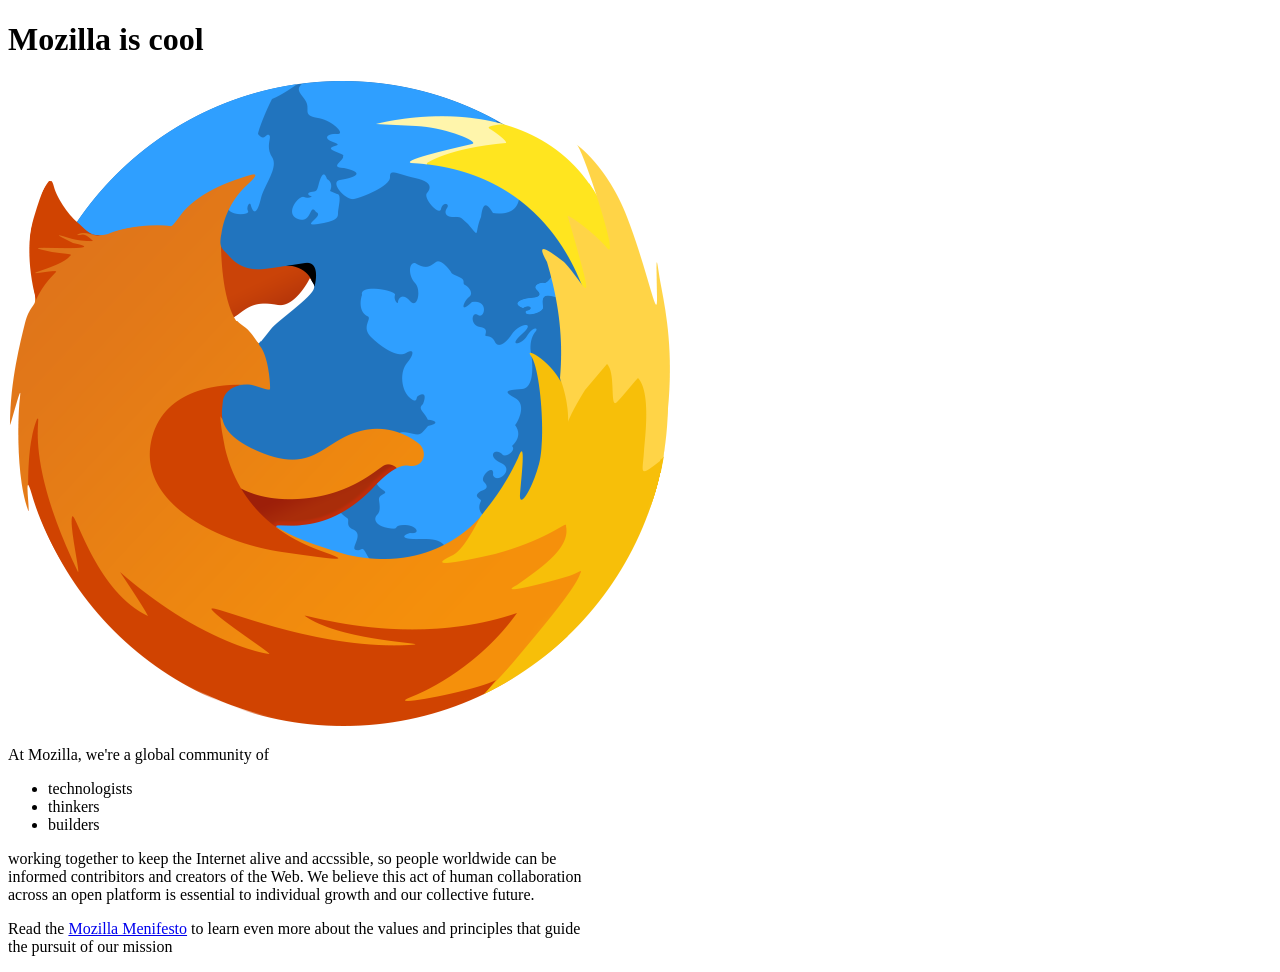
<file: class1_SW_Dev/code/firefox-lect/index.html>
<!DOCTYPE html>
<!-- html 파일임을 인식 시키기 위한 문구 -->

<html> 
<!-- (중요) 태그(tag) : 기본적으로 <XXX> ... <XXX/> 로 열고 닫는다
(중요) html 태그 : html 문서의 시작과 끝을 알림 -->

<head>
    <!-- (중요) head 태그 : 본문 내용에 포함 X, 하지만 추가적으로 필요한 정보 포함  -->
    
    <meta charset="utf-8" />
    <!-- meta 태그 : 문서가 따라야할 양식들을 나타냄.
    utf-8은 컴퓨터가 문자를 표현하는 방식 설명 -->
    
    <title>My test page</title>
    <!-- title 태그 : 브라우저 탭에서 보이는 페이지의 제목. -->
    
    <link
    href="http://fonts.googleapis.com/css?family=Open+Sans"
    rel="stylesheet"
    type="text/css" />
    <!-- css 파일을 불러오는 코드 ; css 기초에서 다룸 -->
    <!-- <script src="./script.js" defer></script> -->
    </head>
    <body>
    <!-- (중요) body 태그 : 웹페이지에서 사용자한테 보이는 모든 컨텐츠-->

        <h1>Mozilla is cool</h1>
        <img src="./images/firefox-logo.png" alt="My test image">
        <!-- img 태그 : 이미지를 표시 
         (중요) 속성(attribute) : 태그가 가져야할 여러 추가적인 정보
         ex1) src : 이미지의 파일상 위치    ex2) alt : 이미지에 대한 설명
         img 태그처럼 일부 태그들은 여는 태그만 있는 경우도 O
         -->
         <p>At Mozilla, we're a global community of</p>

        <ul>
            <li>technologists</li>
            <li>thinkers</li>
            <li>builders</li>
        </ul>

        <p>
            working together to keep the Internet alive and accssible, so people worldwide can be <br>
            informed contribitors and creators of the Web. We believe this act of human collaboration <br>
            across an open platform is essential to individual growth and our collective future.
        </p>
        <p>
            Read the <a href="https://www.mozilla.org/en-US/about/manifesto/">Mozilla Menifesto</a> to learn even more about the values and principles that guide <br>
            the pursuit of our mission
        </p>

        <!-- <button onclick="alert('welcome to the Web!')">Click me!</button> -->
        <!-- JS 설명시 돌아올것 
        JS 실행법 1 : 태그에 속성으로서 'onXXX' 형태로 XXX가 일어 났을 때 JS를 실행 가능 
        -->
        <!-- <button>Change user</button> -->
        <!-- <script>console.log('JS 실행법 2 : <script> 태그 안에 JS 코드 작성하기')</script> -->
    </body>
</html>
</file>
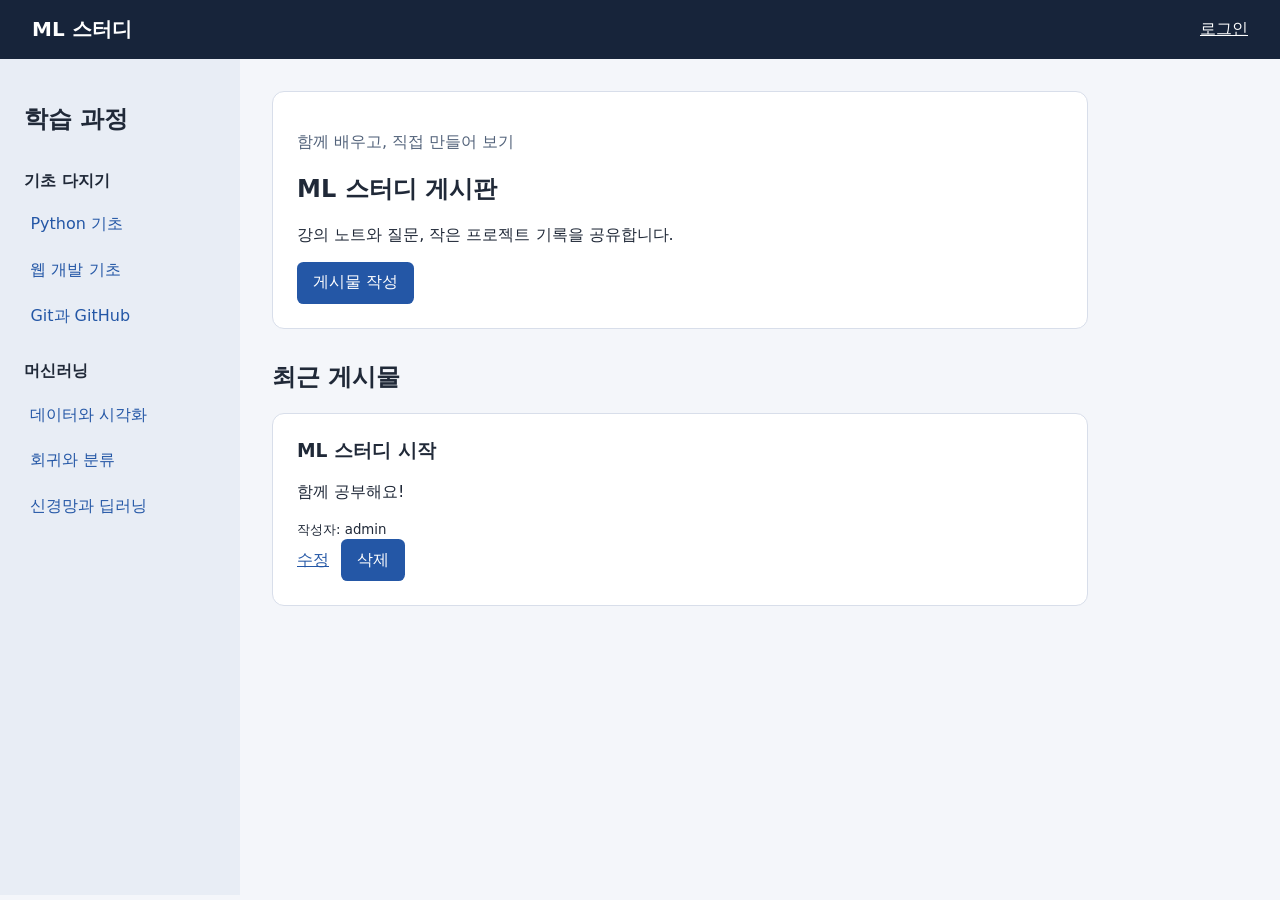
<file: class1_SW_Dev/code/ML-board/frontend/index.html>
<!doctype html>
<html lang="ko">
  <head>
    <meta charset="UTF-8" />
    <meta name="viewport" content="width=device-width, initial-scale=1.0" />
    <title>ML 스터디</title>
    <link rel="stylesheet" href="style/style.css" />
    <script src="script/script.js" defer></script>
  </head>
  <body>
    <header class="topbar">
      <a class="brand" href="index.html">ML 스터디</a>
      <nav aria-label="사용자 메뉴">
        <a id="login-link" href="login.html">로그인</a>
      </nav>
    </header>

    <div class="layout">
      <aside class="sidebar">
        <h2>학습 과정</h2>
        <nav aria-label="스터디 주제">
          <p class="nav-group">기초 다지기</p>
          <a href="#python">Python 기초</a>
          <a href="#web">웹 개발 기초</a>
          <a href="#git">Git과 GitHub</a>
          <p class="nav-group">머신러닝</p>
          <a href="#data">데이터와 시각화</a>
          <a href="#regression">회귀와 분류</a>
          <a href="#neural-network">신경망과 딥러닝</a>
        </nav>
      </aside>

      <main class="content">
        <section class="welcome">
          <p class="eyebrow">함께 배우고, 직접 만들어 보기</p>
          <h1>ML 스터디 게시판</h1>
          <p>강의 노트와 질문, 작은 프로젝트 기록을 공유합니다.</p>
          <a class="button-link" href="write.html">게시물 작성</a>
        </section>

        <section aria-labelledby="posts-heading">
          <h2 id="posts-heading">최근 게시물</h2>
          <div id="post-list" class="post-list"></div>
        </section>
      </main>
    </div>
  </body>
</html>
</file>
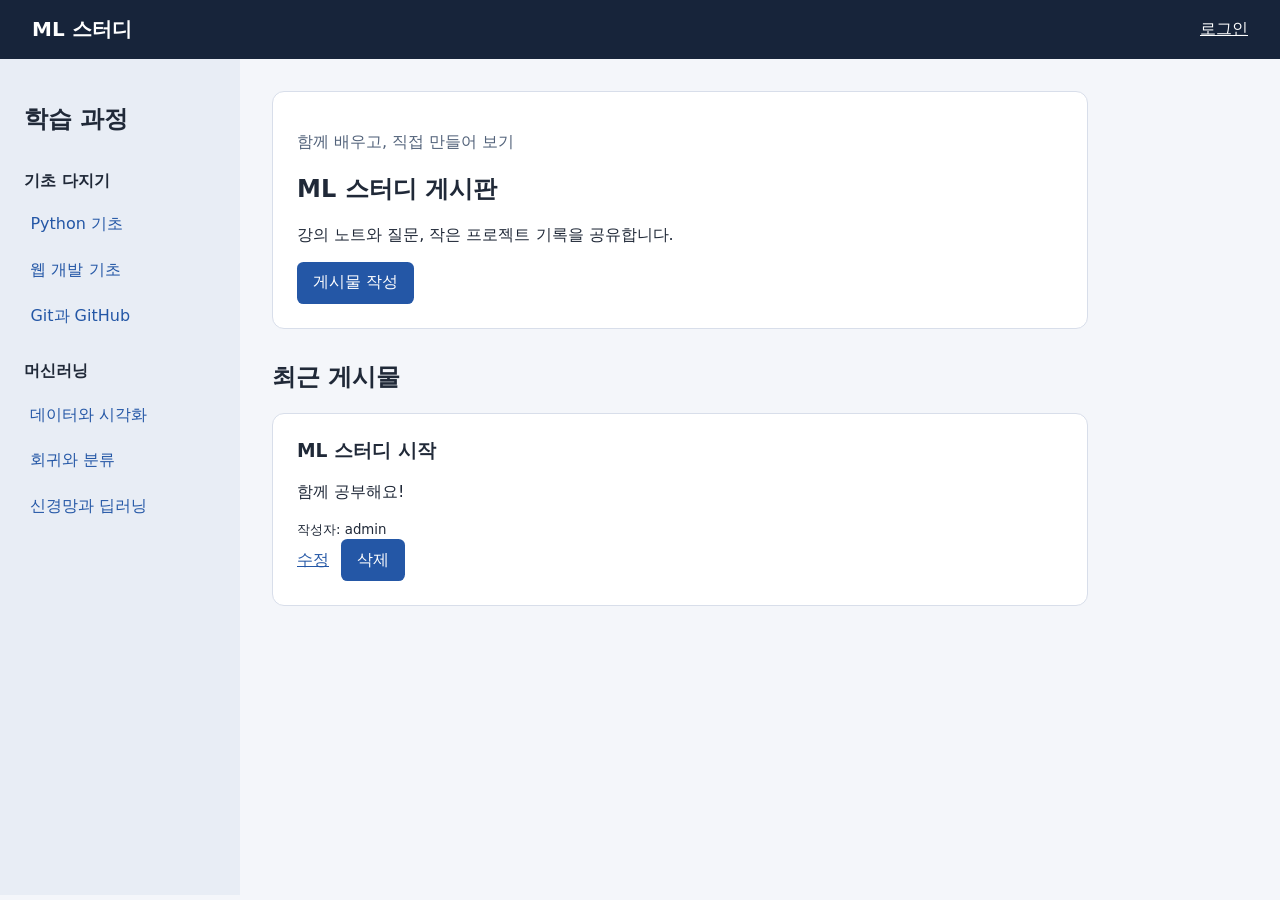
<file: class1_SW_Dev/lecture/code/ML-board/index.html>
<!doctype html>
<html lang="ko">
  <head>
    <meta charset="UTF-8" />
    <meta name="viewport" content="width=device-width, initial-scale=1.0" />
    <title>ML 스터디</title>
    <link rel="stylesheet" href="style.css" />
    <script src="app.js" defer></script>
  </head>
  <body>
    <header class="topbar">
      <a class="brand" href="index.html">ML 스터디</a>
      <nav aria-label="사용자 메뉴">
        <a id="login-link" href="login.html">로그인</a>
      </nav>
    </header>

    <div class="layout">
      <aside class="sidebar">
        <h2>학습 과정</h2>
        <nav aria-label="스터디 주제">
          <p class="nav-group">기초 다지기</p>
          <a href="#python">Python 기초</a>
          <a href="#web">웹 개발 기초</a>
          <a href="#git">Git과 GitHub</a>
          <p class="nav-group">머신러닝</p>
          <a href="#data">데이터와 시각화</a>
          <a href="#regression">회귀와 분류</a>
          <a href="#neural-network">신경망과 딥러닝</a>
        </nav>
      </aside>

      <main class="content">
        <section class="welcome">
          <p class="eyebrow">함께 배우고, 직접 만들어 보기</p>
          <h1>ML 스터디 게시판</h1>
          <p>강의 노트와 질문, 작은 프로젝트 기록을 공유합니다.</p>
          <a class="button-link" href="write.html">게시물 작성</a>
        </section>

        <section aria-labelledby="posts-heading">
          <h2 id="posts-heading">최근 게시물</h2>
          <div id="post-list" class="post-list"></div>
        </section>
      </main>
    </div>
  </body>
</html>
</file>
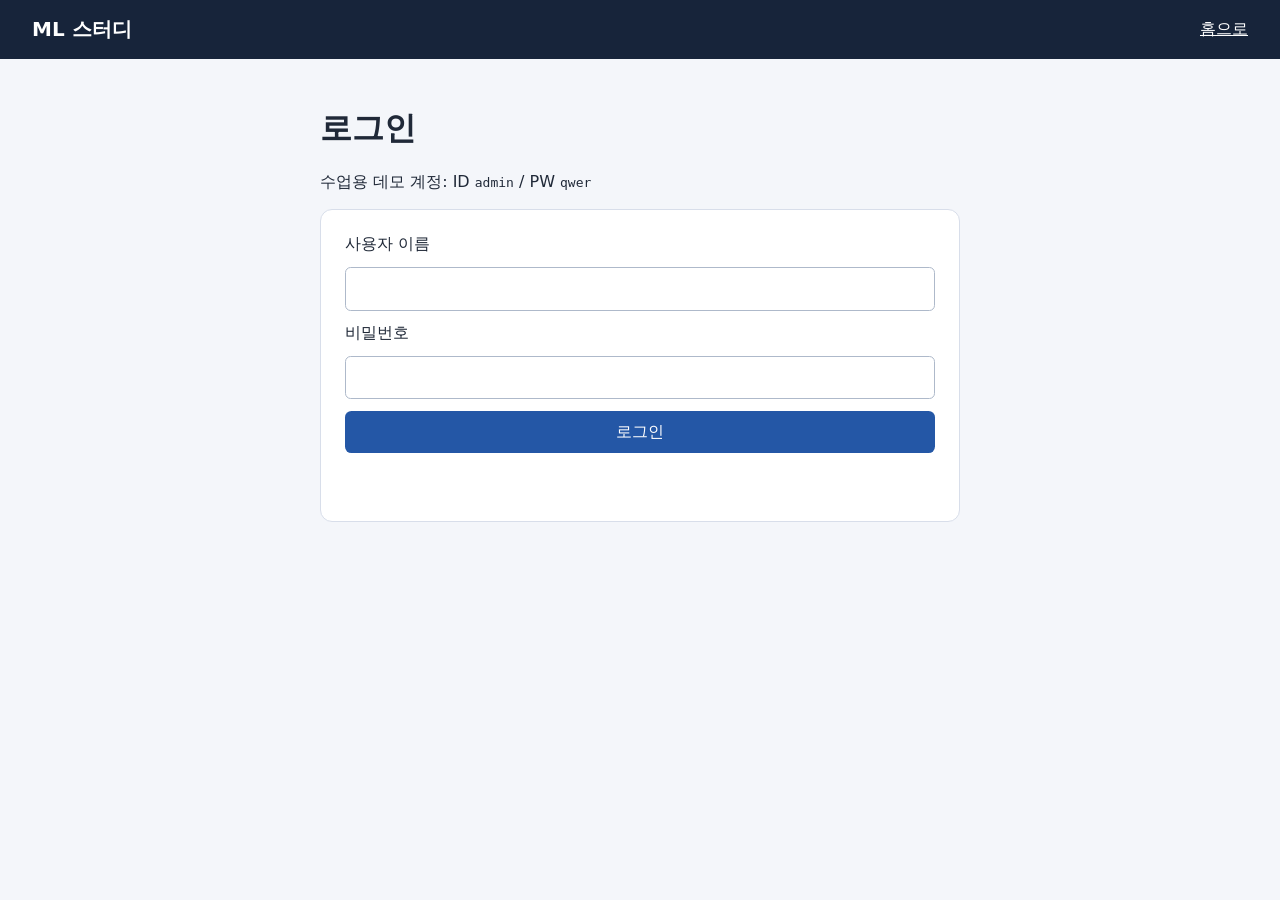
<file: class1_SW_Dev/code/ML-board/frontend/login.html>
<!doctype html>
<html lang="ko">
  <head>
    <meta charset="UTF-8" />
    <meta name="viewport" content="width=device-width, initial-scale=1.0" />
    <title>로그인 | ML 스터디</title>
    <link rel="stylesheet" href="style/style.css" />
    <script src="script/script.js" defer></script>
  </head>
  <body>
    <header class="topbar">
      <a class="brand" href="index.html">ML 스터디</a>
      <a href="index.html">홈으로</a>
    </header>

    <main class="form-page">
      <h1>로그인</h1>
      <p>수업용 데모 계정: ID <code>admin</code> / PW <code>qwer</code></p>
      <form id="login-form" class="card-form">
        <label for="username">사용자 이름</label>
        <input id="username" name="username" autocomplete="username" required />

        <label for="password">비밀번호</label>
        <input
          id="password"
          name="password"
          type="password"
          autocomplete="current-password"
          required
        />

        <button type="submit">로그인</button>
        <p id="login-message" role="status"></p>
      </form>
    </main>
  </body>
</html>
</file>
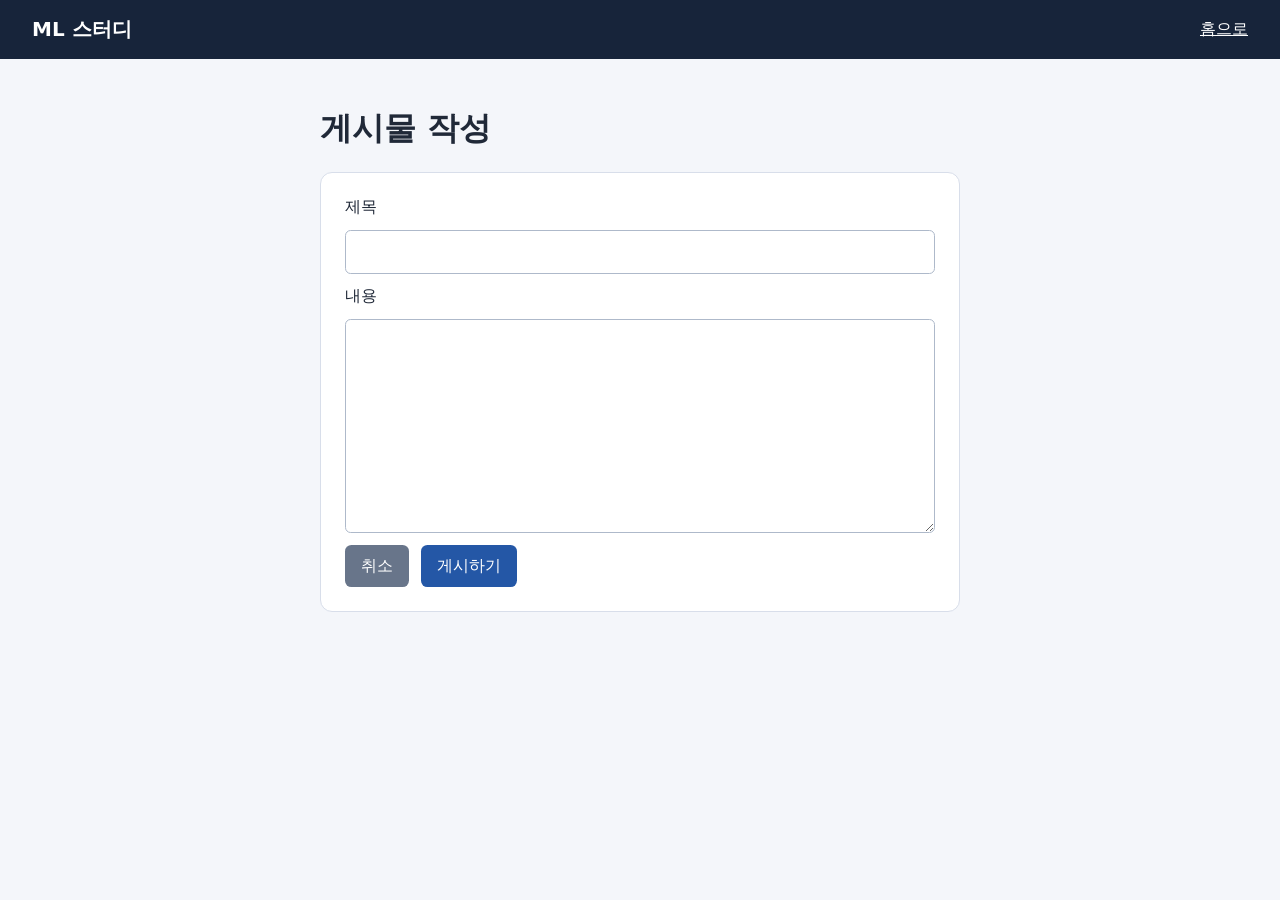
<file: class1_SW_Dev/code/ML-board/frontend/write.html>
<!doctype html>
<html lang="ko">
  <head>
    <meta charset="UTF-8" />
    <meta name="viewport" content="width=device-width, initial-scale=1.0" />
    <title>게시물 작성 | ML 스터디</title>
    <link rel="stylesheet" href="style/style.css" />
    <script src="script/script.js" defer></script>
  </head>
  <body>
    <header class="topbar">
      <a class="brand" href="index.html">ML 스터디</a>
      <a href="index.html">홈으로</a>
    </header>

    <main class="form-page">
      <h1 id="form-heading">게시물 작성</h1>
      <form id="post-form" class="card-form">
        <label for="post-title">제목</label>
        <input id="post-title" name="title" maxlength="100" required />

        <label for="post-content">내용</label>
        <textarea id="post-content" name="content" rows="10" required></textarea>

        <div class="form-actions">
          <a class="button-link secondary" href="index.html">취소</a>
          <button id="save-post-button" type="submit">게시하기</button>
        </div>
      </form>
    </main>
  </body>
</html>
</file>
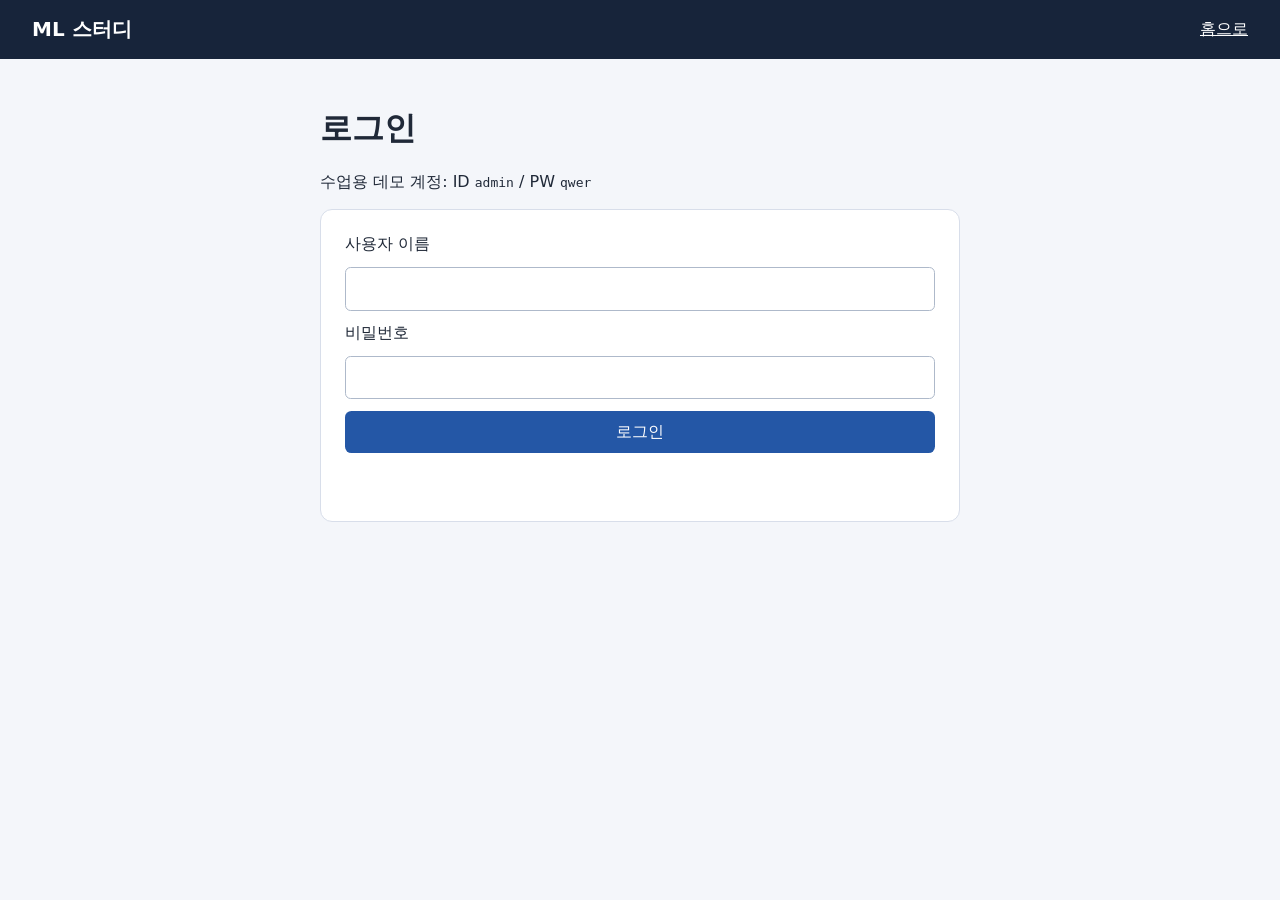
<file: class1_SW_Dev/lecture/code/ML-board/login.html>
<!doctype html>
<html lang="ko">
  <head>
    <meta charset="UTF-8" />
    <meta name="viewport" content="width=device-width, initial-scale=1.0" />
    <title>로그인 | ML 스터디</title>
    <link rel="stylesheet" href="style.css" />
    <script src="app.js" defer></script>
  </head>
  <body>
    <header class="topbar">
      <a class="brand" href="index.html">ML 스터디</a>
      <a href="index.html">홈으로</a>
    </header>

    <main class="form-page">
      <h1>로그인</h1>
      <p>수업용 데모 계정: ID <code>admin</code> / PW <code>qwer</code></p>
      <form id="login-form" class="card-form">
        <label for="username">사용자 이름</label>
        <input id="username" name="username" autocomplete="username" required />

        <label for="password">비밀번호</label>
        <input
          id="password"
          name="password"
          type="password"
          autocomplete="current-password"
          required
        />

        <button type="submit">로그인</button>
        <p id="login-message" role="status"></p>
      </form>
    </main>
  </body>
</html>
</file>
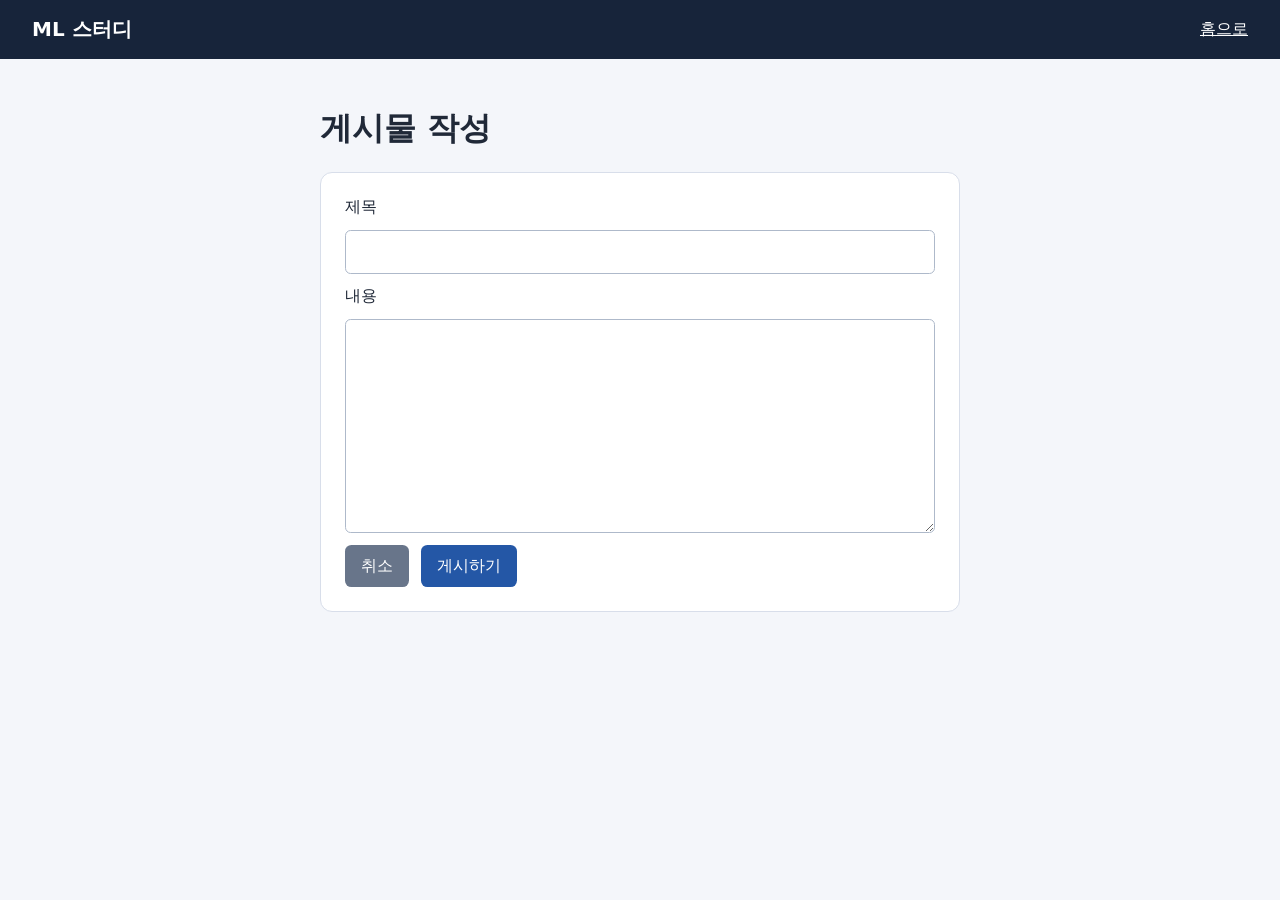
<file: class1_SW_Dev/lecture/code/ML-board/write.html>
<!doctype html>
<html lang="ko">
  <head>
    <meta charset="UTF-8" />
    <meta name="viewport" content="width=device-width, initial-scale=1.0" />
    <title>게시물 작성 | ML 스터디</title>
    <link rel="stylesheet" href="style.css" />
    <script src="app.js" defer></script>
  </head>
  <body>
    <header class="topbar">
      <a class="brand" href="index.html">ML 스터디</a>
      <a href="index.html">홈으로</a>
    </header>

    <main class="form-page">
      <h1 id="form-heading">게시물 작성</h1>
      <form id="post-form" class="card-form">
        <label for="post-title">제목</label>
        <input id="post-title" name="title" maxlength="100" required />

        <label for="post-content">내용</label>
        <textarea id="post-content" name="content" rows="10" required></textarea>

        <div class="form-actions">
          <a class="button-link secondary" href="index.html">취소</a>
          <button id="save-post-button" type="submit">게시하기</button>
        </div>
      </form>
    </main>
  </body>
</html>
</file>
<file: class1_SW_Dev/code/ML-board/frontend/style/style.css>
:root {
  font-family: system-ui, sans-serif;
  color: #202938;
  background: #f4f6fa;
}

* {
  box-sizing: border-box;
}

body {
  margin: 0;
}

a {
  color: #2457a6;
}

.topbar {
  display: flex;
  justify-content: space-between;
  align-items: center;
  padding: 1rem 2rem;
  background: #17243a;
  color: white;
}

.topbar a {
  color: white;
}

.brand {
  font-size: 1.25rem;
  font-weight: 700;
  text-decoration: none;
}

.layout {
  display: grid;
  grid-template-columns: 15rem minmax(0, 1fr);
  min-height: calc(100vh - 4rem);
}

.sidebar {
  padding: 1.5rem;
  background: #e8edf5;
}

.sidebar nav,
.post-list {
  display: grid;
  gap: 0.75rem;
}

.sidebar a {
  padding: 0.4rem;
  text-decoration: none;
}

.nav-group {
  margin: 1rem 0 0.25rem;
  font-weight: 700;
}

.content {
  width: min(100%, 55rem);
  padding: 2rem;
}

.welcome,
.post-card,
.card-form {
  padding: 1.5rem;
  border: 1px solid #d8deea;
  border-radius: 0.75rem;
  background: white;
}

.welcome {
  margin-bottom: 2rem;
}

.eyebrow {
  color: #52627a;
}

.button-link,
button {
  display: inline-block;
  padding: 0.65rem 1rem;
  border: 0;
  border-radius: 0.4rem;
  background: #2457a6;
  color: white;
  font: inherit;
  text-decoration: none;
  cursor: pointer;
}

.secondary {
  background: #68758a;
}

.post-card h3 {
  margin-top: 0;
}

.post-actions,
.form-actions {
  display: flex;
  gap: 0.75rem;
  align-items: center;
}

.form-page {
  width: min(100% - 2rem, 40rem);
  margin: 3rem auto;
}

.card-form {
  display: grid;
  gap: 0.75rem;
}

input,
textarea {
  width: 100%;
  padding: 0.7rem;
  border: 1px solid #aeb9ca;
  border-radius: 0.35rem;
  font: inherit;
}

@media (max-width: 700px) {
  .layout {
    grid-template-columns: 1fr;
  }

  .sidebar nav {
    grid-template-columns: repeat(2, minmax(0, 1fr));
  }

  .topbar,
  .content {
    padding: 1rem;
  }
}
</file>
<file: class1_SW_Dev/lecture/code/ML-board/style.css>
:root {
  font-family: system-ui, sans-serif;
  color: #202938;
  background: #f4f6fa;
}

* {
  box-sizing: border-box;
}

body {
  margin: 0;
}

a {
  color: #2457a6;
}

.topbar {
  display: flex;
  justify-content: space-between;
  align-items: center;
  padding: 1rem 2rem;
  background: #17243a;
  color: white;
}

.topbar a {
  color: white;
}

.brand {
  font-size: 1.25rem;
  font-weight: 700;
  text-decoration: none;
}

.layout {
  display: grid;
  grid-template-columns: 15rem minmax(0, 1fr);
  min-height: calc(100vh - 4rem);
}

.sidebar {
  padding: 1.5rem;
  background: #e8edf5;
}

.sidebar nav,
.post-list {
  display: grid;
  gap: 0.75rem;
}

.sidebar a {
  padding: 0.4rem;
  text-decoration: none;
}

.nav-group {
  margin: 1rem 0 0.25rem;
  font-weight: 700;
}

.content {
  width: min(100%, 55rem);
  padding: 2rem;
}

.welcome,
.post-card,
.card-form {
  padding: 1.5rem;
  border: 1px solid #d8deea;
  border-radius: 0.75rem;
  background: white;
}

.welcome {
  margin-bottom: 2rem;
}

.eyebrow {
  color: #52627a;
}

.button-link,
button {
  display: inline-block;
  padding: 0.65rem 1rem;
  border: 0;
  border-radius: 0.4rem;
  background: #2457a6;
  color: white;
  font: inherit;
  text-decoration: none;
  cursor: pointer;
}

.secondary {
  background: #68758a;
}

.post-card h3 {
  margin-top: 0;
}

.post-actions,
.form-actions {
  display: flex;
  gap: 0.75rem;
  align-items: center;
}

.form-page {
  width: min(100% - 2rem, 40rem);
  margin: 3rem auto;
}

.card-form {
  display: grid;
  gap: 0.75rem;
}

input,
textarea {
  width: 100%;
  padding: 0.7rem;
  border: 1px solid #aeb9ca;
  border-radius: 0.35rem;
  font: inherit;
}

@media (max-width: 700px) {
  .layout {
    grid-template-columns: 1fr;
  }

  .sidebar nav {
    grid-template-columns: repeat(2, minmax(0, 1fr));
  }

  .topbar,
  .content {
    padding: 1rem;
  }
}
</file>
